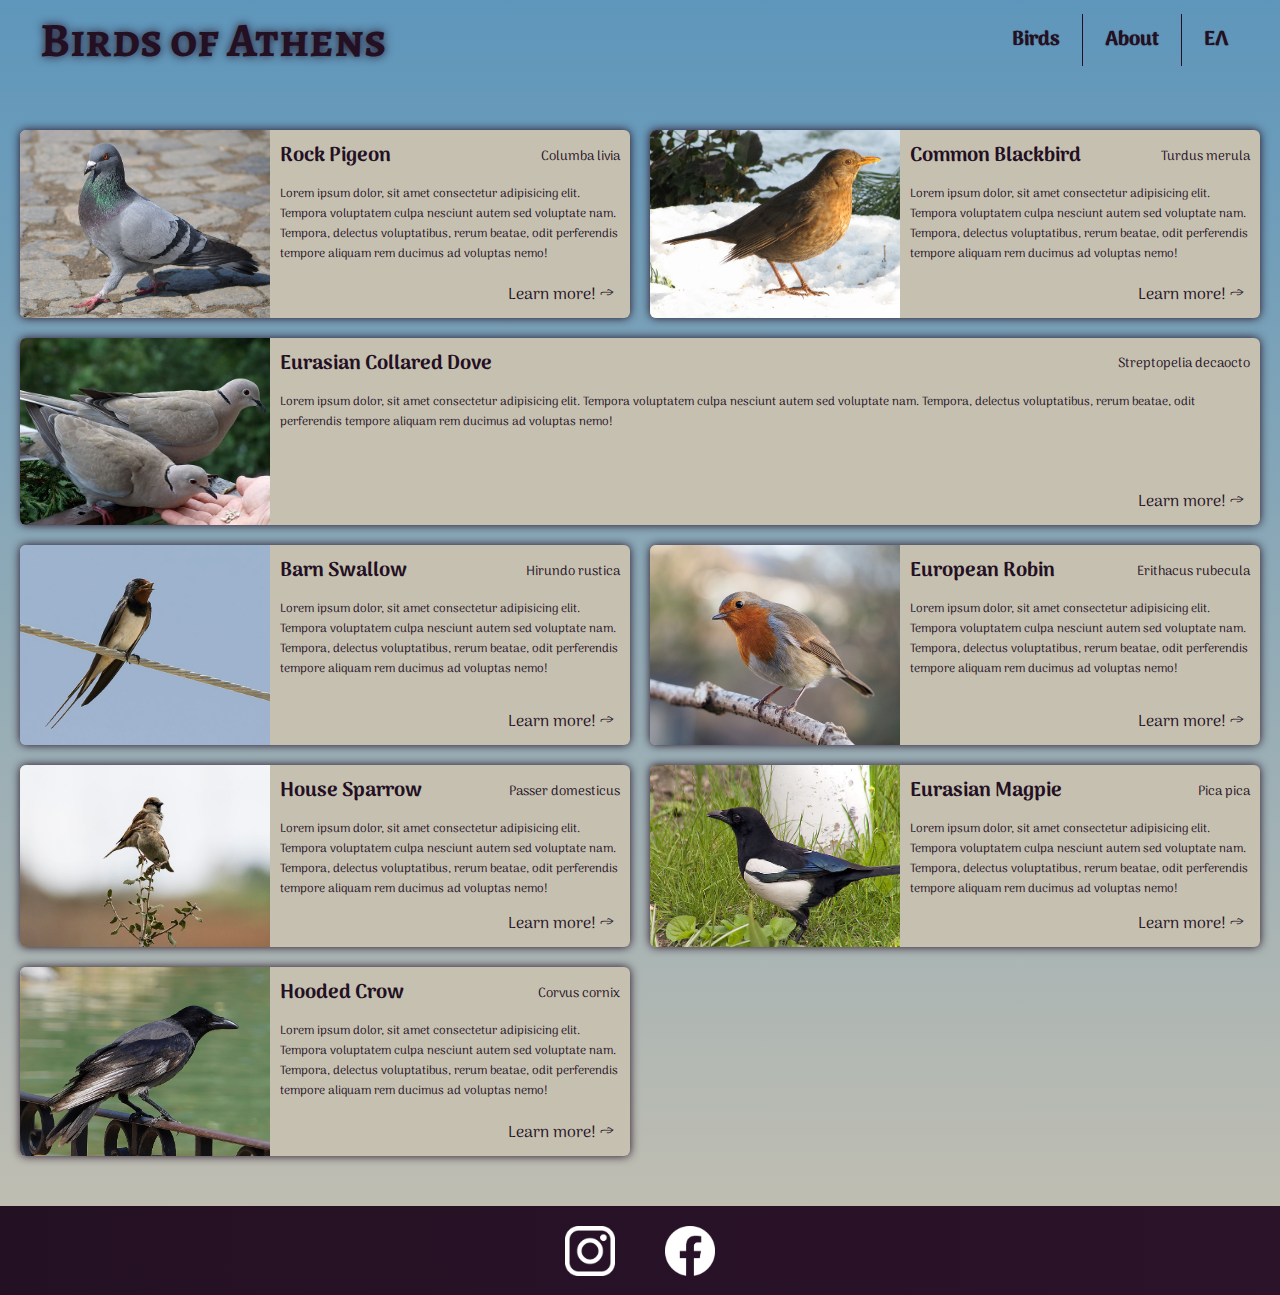
<file: birds.html>
<!DOCTYPE html>
<html lang="en">
  <head>
    <meta charset="UTF-8" />
    <title>Birds of Athens | Birds</title>
    <link rel="stylesheet" href="/styles/fonts-and-colors.css" />
    <link rel="stylesheet" href="/styles/shared.css" />
    <link rel="stylesheet" href="/styles/birds.css" />
    <!--fonts-->
    <link rel="preconnect" href="https://fonts.googleapis.com" />
    <link rel="preconnect" href="https://fonts.gstatic.com" crossorigin />
    <link
      href="https://fonts.googleapis.com/css2?family=Alegreya+SC:wght@400;700&family=Arima:wght@200;400;700&display=swap"
      rel="stylesheet"
    />
  </head>
  <body>
    <header>
      <div id="page-logo"><a href="/index.html">Birds of Athens</a></div>
      <nav>
        <ul>
          <li><a href="/birds.html">Birds</a></li>
          <li><a href="">About</a></li>
          <li><a href="/el/birds.html">ΕΛ</a></li>
        </ul>
      </nav>
      <a href="#side-drawer" class="menu-btn">
        <span></span>
        <span></span>
        <span></span>
      </a>
    </header>
    <aside id="side-drawer">
      <div id="side-drawer-btn">
        <a href="#main" class="menu-btn">
          <span></span>
          <span></span>
          <span></span>
        </a>
      </div>
      <nav>
        <ul>
          <li><a href="/birds.html">Birds</a></li>
          <li><a href="">About</a></li>
          <li><a href="/el/birds.html">ΕΛ</a></li>
        </ul>
      </nav>
    </aside>
    <main>
      <ul>
        <li>
          <img src="/resources/images/birds/pigeon.jpg" alt="" />
          <div class="item-content">
            <div>
              <div class="item-title">
                <h2>Rock Pigeon</h2>
                <sub>Columba livia</sub>
              </div>

              <p>
                Lorem ipsum dolor, sit amet consectetur adipisicing elit.
                Tempora voluptatem culpa nesciunt autem sed voluptate nam.
                Tempora, delectus voluptatibus, rerum beatae, odit perferendis
                tempore aliquam rem ducimus ad voluptas nemo!
              </p>
            </div>
            <div class="actions">
              <a href="https://en.wikipedia.org/wiki/">Learn more! &#x2192</a>
            </div>
          </div>
        </li>
        <li>
          <img id="blackbird-img"
            src="/resources/images/birds/blackbird-female.jpg"
            alt="female blackbird on snow"
          />
          <div class="item-content">
            <div>
              <div class="item-title">
                <h2>Common Blackbird</h2>
                <sub>Turdus merula</sub>
              </div>

              <p>
                Lorem ipsum dolor, sit amet consectetur adipisicing elit.
                Tempora voluptatem culpa nesciunt autem sed voluptate nam.
                Tempora, delectus voluptatibus, rerum beatae, odit perferendis
                tempore aliquam rem ducimus ad voluptas nemo!
              </p>
            </div>

            <div class="actions">
              <a href="https://en.wikipedia.org/wiki/">Learn more! &#x2192</a>
            </div>
          </div>
        </li>
        <li>
          <img
            src="/resources/images/birds/decaocto.jpg"
            alt="two eurasian collared doves being handfed"
          />
          <div class="item-content">
            <div>
              <div class="item-title">
                <h2>Eurasian Collared Dove</h2>
                <sub>Streptopelia decaocto</sub>
              </div>

              <p>
                Lorem ipsum dolor, sit amet consectetur adipisicing elit.
                Tempora voluptatem culpa nesciunt autem sed voluptate nam.
                Tempora, delectus voluptatibus, rerum beatae, odit perferendis
                tempore aliquam rem ducimus ad voluptas nemo!
              </p>
            </div>

            <div class="actions">
              <a href="https://en.wikipedia.org/wiki/">Learn more! &#x2192</a>
            </div>
          </div>
        </li>
        <li>
          <img
            src="/resources/images/birds/swallow.jpg"
            alt="barn swallow on cable"
          />
          <div class="item-content">
            <div>
              <div class="item-title">
                <h2>Barn Swallow</h2>
                <sub>Hirundo rustica</sub>
              </div>

              <p>
                Lorem ipsum dolor, sit amet consectetur adipisicing elit.
                Tempora voluptatem culpa nesciunt autem sed voluptate nam.
                Tempora, delectus voluptatibus, rerum beatae, odit perferendis
                tempore aliquam rem ducimus ad voluptas nemo!
              </p>
            </div>

            <div class="actions">
              <a href="https://en.wikipedia.org/wiki/">Learn more! &#x2192</a>
            </div>
          </div>
        </li>
        <li>
          <img
            src="/resources/images/birds/robin.jpg"
            alt="robin with cocked head on a branch"
          />
          <div class="item-content">
            <div>
              <div class="item-title">
                <h2>European Robin</h2>
                <sub>Erithacus rubecula</sub>
              </div>

              <p>
                Lorem ipsum dolor, sit amet consectetur adipisicing elit.
                Tempora voluptatem culpa nesciunt autem sed voluptate nam.
                Tempora, delectus voluptatibus, rerum beatae, odit perferendis
                tempore aliquam rem ducimus ad voluptas nemo!
              </p>
            </div>

            <div class="actions">
              <a href="https://en.wikipedia.org/wiki/">Learn more! &#x2192</a>
            </div>
          </div>
        </li>
        <li>
          <img
            src="/resources/images/birds/sparrow-couple.jpg"
            alt="a couple of sparrows on a branch"
          />
          <div class="item-content">
            <div>
              <div class="item-title">
                <h2>House Sparrow</h2>
                <sub>Passer domesticus </sub>
              </div>

              <p>
                Lorem ipsum dolor, sit amet consectetur adipisicing elit.
                Tempora voluptatem culpa nesciunt autem sed voluptate nam.
                Tempora, delectus voluptatibus, rerum beatae, odit perferendis
                tempore aliquam rem ducimus ad voluptas nemo!
              </p>
            </div>

            <div class="actions">
              <a href="https://en.wikipedia.org/wiki/">Learn more! &#x2192</a>
            </div>
          </div>
        </li>

        <li>
          <img
            src="/resources/images/birds/pica-pica.jpg"
            alt="magpie among grass"
          />
          <div class="item-content">
            <div>
              <div class="item-title">
                <h2>Eurasian Magpie</h2>
                <sub>Pica pica</sub>
              </div>

              <p>
                Lorem ipsum dolor, sit amet consectetur adipisicing elit.
                Tempora voluptatem culpa nesciunt autem sed voluptate nam.
                Tempora, delectus voluptatibus, rerum beatae, odit perferendis
                tempore aliquam rem ducimus ad voluptas nemo!
              </p>
            </div>

            <div class="actions">
              <a href="https://en.wikipedia.org/wiki/">Learn more! &#x2192</a>
            </div>
          </div>
        </li>
        <li>
          <img
            src="/resources/images/birds/hooded-crow.jpg"
            alt="hooded crow on metal rail"
          />
          <div class="item-content">
            <div>
              <div class="item-title">
                <h2>Hooded Crow</h2>
                <sub>Corvus cornix</sub>
              </div>

              <p>
                Lorem ipsum dolor, sit amet consectetur adipisicing elit.
                Tempora voluptatem culpa nesciunt autem sed voluptate nam.
                Tempora, delectus voluptatibus, rerum beatae, odit perferendis
                tempore aliquam rem ducimus ad voluptas nemo!
              </p>
            </div>

            <div class="actions">
              <a href="https://en.wikipedia.org/wiki/">Learn more! &#x2192</a>
            </div>
          </div>
        </li>
      </ul>
    </main>
    <footer>
      <ul>
        <li>
          <a href="https://www.instagram.com"
            ><img
              src="/resources/images/icons/insta.png"
              alt="white instagram logo"
          /></a>
        </li>
        <li>
          <a href="https://www.facebook.com"
            ><img
              src="/resources/images/icons/facebook.png"
              alt="white facebook logo"
          /></a>
        </li>
      </ul>
    </footer>
  </body>
</html>
</file>
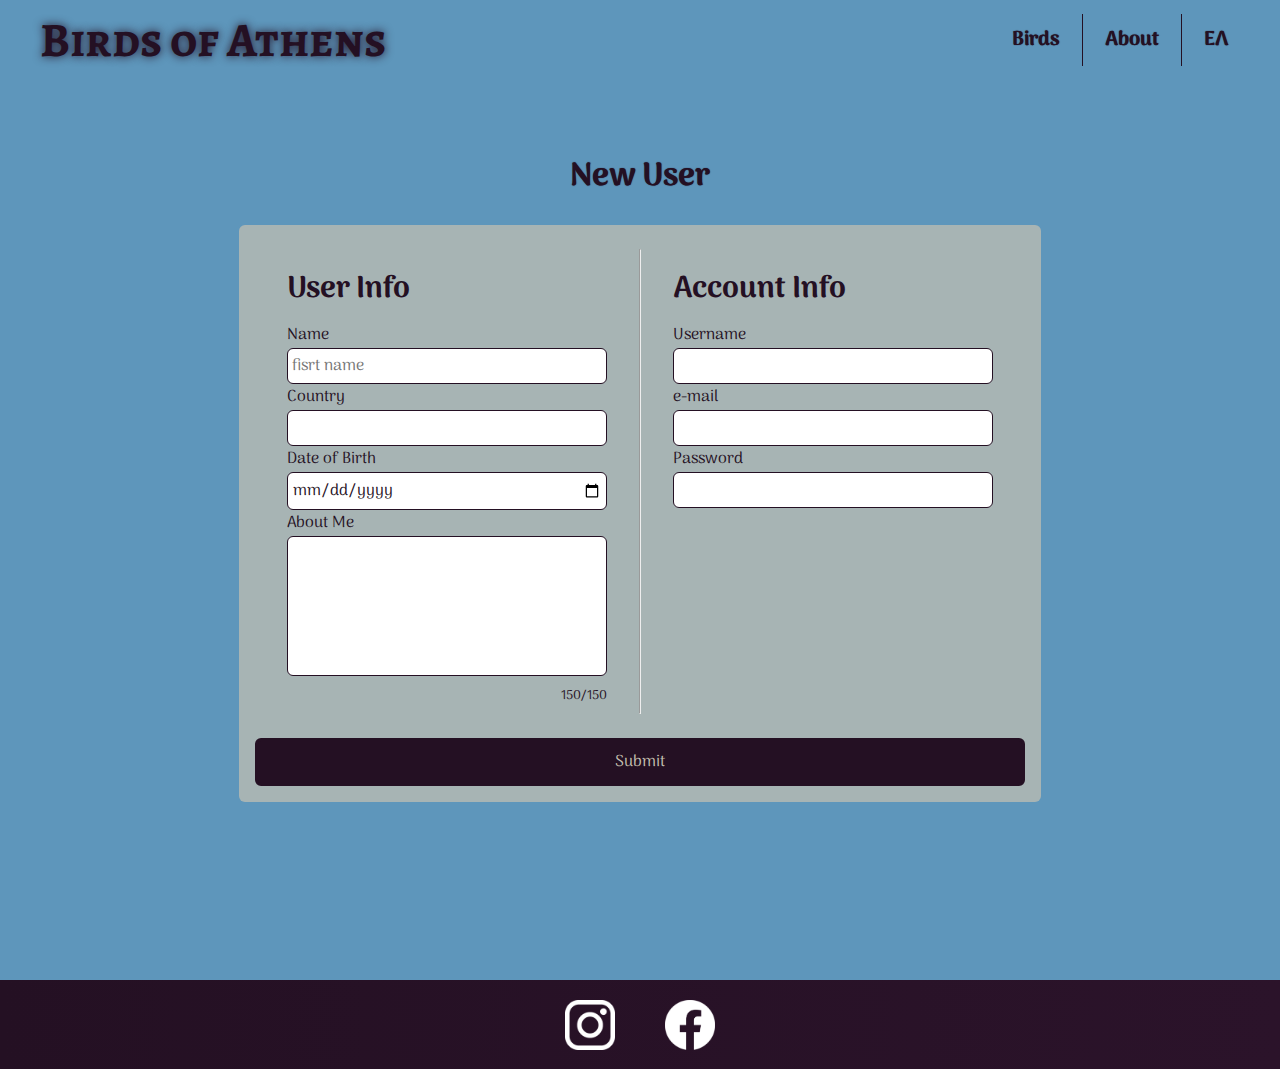
<file: register.html>
<!DOCTYPE html>
<html lang="en">
  <head>
    <meta charset="UTF-8" />
    <title>Birds of Athens | Register</title>
    <link
      rel="icon"
      type="image/x-icon"
      href="/resources/images/icons/favicon.ico"
    />
    <link rel="stylesheet" href="/styles/fonts-and-colors.css" />
    <link rel="stylesheet" href="/styles/shared.css" />
    <link rel="stylesheet" href="/styles/forms.css" />
    <!--fonts-->
    <link rel="preconnect" href="https://fonts.googleapis.com" />
    <link rel="preconnect" href="https://fonts.gstatic.com" crossorigin />
    <link
      href="https://fonts.googleapis.com/css2?family=Alegreya+SC:wght@400;700&family=Arima:wght@200;400;700&family=Noto+Serif+Display&display=swap"
      rel="stylesheet"
    />
    <script src="/scripts/register.js" defer></script>
  </head>
  <body>
    <header>
      <div id="page-logo"><a href="/index.html">Birds of Athens</a></div>
      <nav>
        <ul>
          <li><a href="/birds.html">Birds</a></li>
          <li><a href="">About</a></li>
          <li><a href="/el/index.html">ΕΛ</a></li>
        </ul>
      </nav>
      <a href="#side-drawer" class="menu-btn">
        <span></span>
        <span></span>
        <span></span>
      </a>
    </header>
    <aside id="side-drawer">
      <div id="side-drawer-btn">
        <a href="#main" class="menu-btn">
          <span></span>
          <span></span>
          <span></span>
        </a>
      </div>
      <nav>
        <ul>
          <li><a href="/birds.html">Birds</a></li>
          <li><a href="">About</a></li>
          <li><a href="/el/index.html">ΕΛ</a></li>
        </ul>
      </nav>
    </aside>
    <main id="main" style="min-height: 800px">
      <h1>New User</h1>
      <form action="/" method="POST">
        <div id="register-data">
          <section id="user-info">
            <h2>User Info</h2>
            <ul>
              <li>
                <label for="name">Name</label>
                <input type="text" id="name" placeholder="fisrt name" required/>
              </li>
              <li>
                <label for="country">Country</label>
                <input type="text" id="country"/>
              </li>
              <li>
                <label for="birthday">Date of Birth</label>
                <input type="date" id="birthday" max="2004-12-31" required/>
              </li>
              <li>
                <label for="about-me">About Me</label>
                <textarea name="aboutme" id="about-me" rows="5" maxlength="150"></textarea>
                <p><span id="remaining-chars">150</span>/150</p>
              </li>
            </ul>
          </section>
          <hr />
          <section id="account-info">
            <h2>Account Info</h2>
            <ul>
              <li>
                <label for="username">Username</label>
                <input type="text" id="username" required/>
              </li>
              <li>
                <label for="email">e-mail</label>
                <input type="email" id="email" required/>
              </li>
              <li>
                <label for="password">Password</label>
                <input type="password" id="password" minlength="7" required/>
              </li>
            </ul>
          </section>
        </div>
        <div>
          <button>Submit</button>
        </div>
      </form>
    </main>
    <footer>
      <ul>
        <li>
          <a href="https://www.instagram.com"
            ><img
              src="/resources/images/icons/insta.png"
              alt="white instagram logo"
          /></a>
        </li>
        <li>
          <a href="https://www.facebook.com"
            ><img
              src="/resources/images/icons/facebook.png"
              alt="white facebook logo"
          /></a>
        </li>
      </ul>
    </footer>
  </body>
</html>
</file>
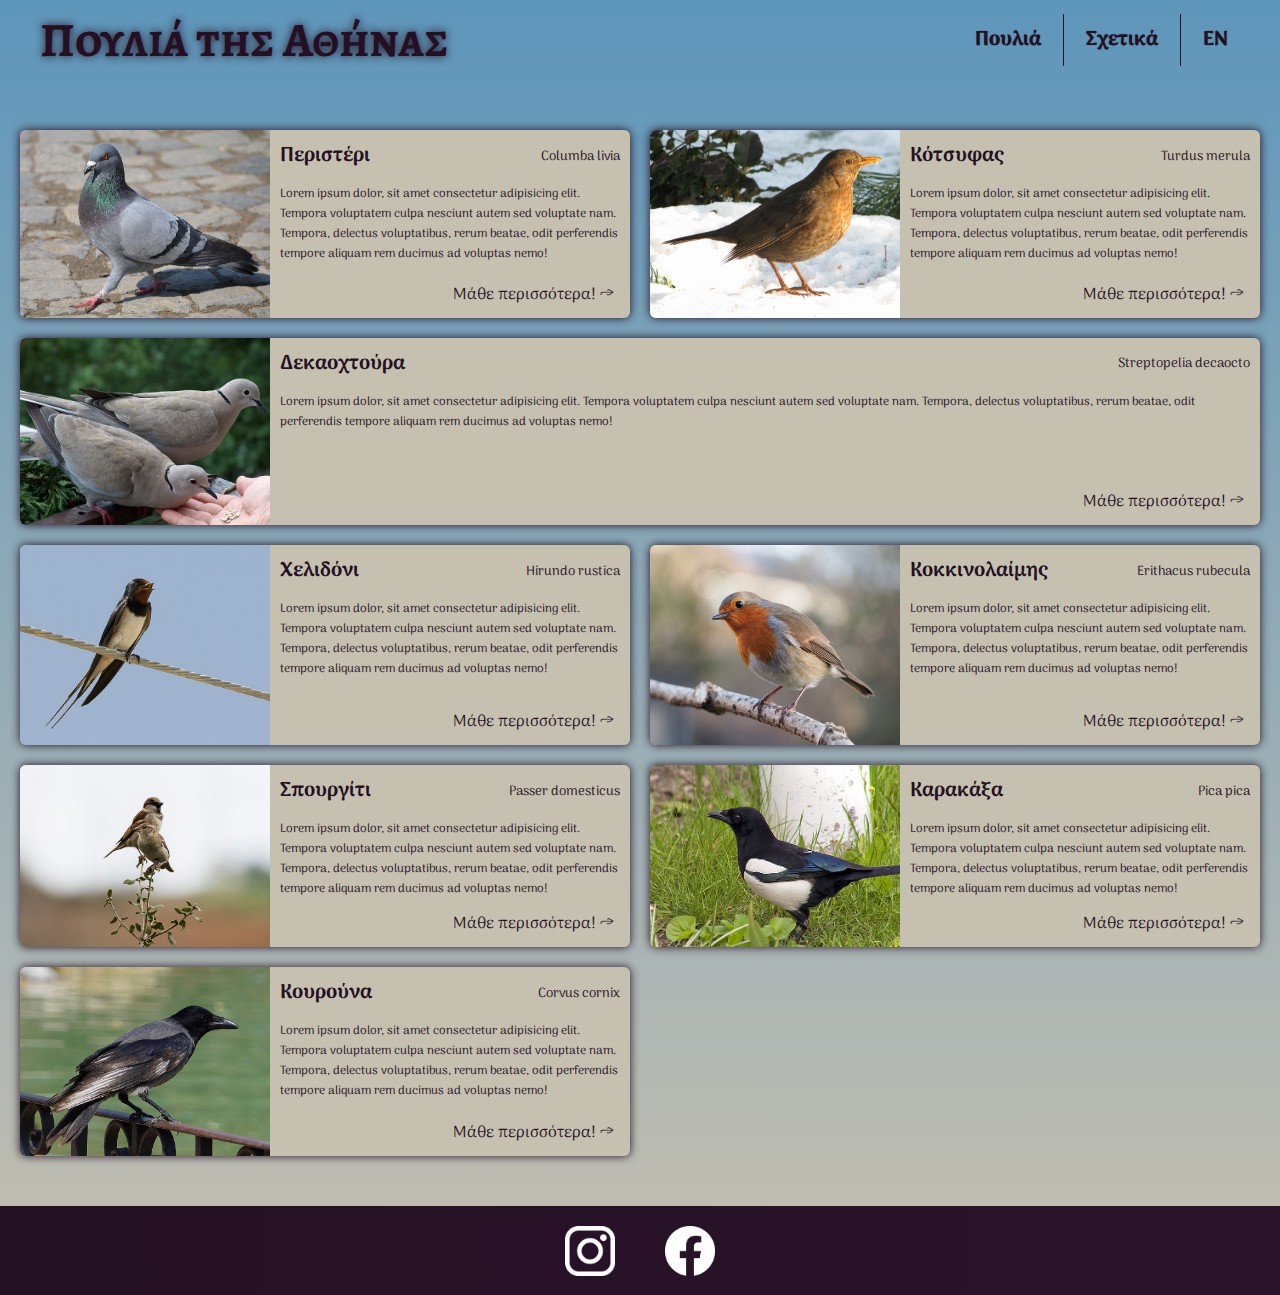
<file: el/birds.html>
<!DOCTYPE html>
<html lang="en">
  <head>
    <meta charset="UTF-8" />
    <title>Birds of Athens</title>
    <link rel="stylesheet" href="/styles/fonts-and-colors.css" />
    <link rel="stylesheet" href="/styles/shared.css" />
    <link rel="stylesheet" href="/styles/birds.css" />
    <!--fonts-->
    <link rel="preconnect" href="https://fonts.googleapis.com" />
    <link rel="preconnect" href="https://fonts.gstatic.com" crossorigin />
    <link
      href="https://fonts.googleapis.com/css2?family=Alegreya+SC:wght@400;700&family=Arima:wght@200;400;700&display=swap"
      rel="stylesheet"
    />
  </head>
  <body>
    <header>
      <div id="page-logo"><a href="/el/index.html">Πουλιά της Αθήνας</a></div>
      <nav>
        <ul>
          <li><a href="/el/birds.html">Πουλιά</a></li>
          <li><a href="">Σχετικά</a></li>
          <li><a href="/birds.html">EN</a></li>
        </ul>
      </nav>
      <a href="#side-drawer" class="menu-btn">
        <span></span>
        <span></span>
        <span></span>
      </a>
    </header>
    <aside id="side-drawer">
      <div id="side-drawer-btn">
        <a href="#main" class="menu-btn">
          <span></span>
          <span></span>
          <span></span>
        </a>
      </div>
      <nav>
        <ul>
          <li><a href="/el/birds.html">Πουλιά</a></li>
          <li><a href="">Σχετικά</a></li>
          <li><a href="/birds.html">EN</a></li>
        </ul>
      </nav>
    </aside>
    <main>
      <ul>
        <li>
          <img src="/resources/images/birds/pigeon.jpg" alt="" />
          <div class="item-content">
            <div>
              <div class="item-title">
                <h2>Περιστέρι</h2>
                <sub>Columba livia</sub>
              </div>

              <p>
                Lorem ipsum dolor, sit amet consectetur adipisicing elit.
                Tempora voluptatem culpa nesciunt autem sed voluptate nam.
                Tempora, delectus voluptatibus, rerum beatae, odit perferendis
                tempore aliquam rem ducimus ad voluptas nemo!
              </p>
            </div>
            <div class="actions">
              <a href="https://en.wikipedia.org/wiki/">Μάθε περισσότερα! &#x2192</a>
            </div>
          </div>
        </li>
        <li>
          <img
            src="/resources/images/birds/blackbird-female.jpg"
            alt="female blackbird on snow"
          />
          <div class="item-content">
            <div>
              <div class="item-title">
                <h2>Κότσυφας</h2>
                <sub>Turdus merula</sub>
              </div>

              <p>
                Lorem ipsum dolor, sit amet consectetur adipisicing elit.
                Tempora voluptatem culpa nesciunt autem sed voluptate nam.
                Tempora, delectus voluptatibus, rerum beatae, odit perferendis
                tempore aliquam rem ducimus ad voluptas nemo!
              </p>
            </div>

            <div class="actions">
              <a href="https://en.wikipedia.org/wiki/">Μάθε περισσότερα! &#x2192</a>
            </div>
          </div>
        </li>
        <li>
          <img
            src="/resources/images/birds/decaocto.jpg"
            alt="two eurasian collared doves being handfed"
          />
          <div class="item-content">
            <div>
              <div class="item-title">
                <h2>Δεκαοχτούρα</h2>
                <sub>Streptopelia decaocto</sub>
              </div>

              <p>
                Lorem ipsum dolor, sit amet consectetur adipisicing elit.
                Tempora voluptatem culpa nesciunt autem sed voluptate nam.
                Tempora, delectus voluptatibus, rerum beatae, odit perferendis
                tempore aliquam rem ducimus ad voluptas nemo!
              </p>
            </div>

            <div class="actions">
              <a href="https://en.wikipedia.org/wiki/">Μάθε περισσότερα! &#x2192</a>
            </div>
          </div>
        </li>
        <li>
          <img
            src="/resources/images/birds/swallow.jpg"
            alt="barn swallow on cable"
          />
          <div class="item-content">
            <div>
              <div class="item-title">
                <h2>Χελιδόνι</h2>
                <sub>Hirundo rustica</sub>
              </div>

              <p>
                Lorem ipsum dolor, sit amet consectetur adipisicing elit.
                Tempora voluptatem culpa nesciunt autem sed voluptate nam.
                Tempora, delectus voluptatibus, rerum beatae, odit perferendis
                tempore aliquam rem ducimus ad voluptas nemo!
              </p>
            </div>

            <div class="actions">
              <a href="https://en.wikipedia.org/wiki/">Μάθε περισσότερα! &#x2192</a>
            </div>
          </div>
        </li>
        <li>
          <img
            src="/resources/images/birds/robin.jpg"
            alt="robin with cocked head on a branch"
          />
          <div class="item-content">
            <div>
              <div class="item-title">
                <h2>Κοκκινολαίμης</h2>
                <sub>Erithacus rubecula</sub>
              </div>

              <p>
                Lorem ipsum dolor, sit amet consectetur adipisicing elit.
                Tempora voluptatem culpa nesciunt autem sed voluptate nam.
                Tempora, delectus voluptatibus, rerum beatae, odit perferendis
                tempore aliquam rem ducimus ad voluptas nemo!
              </p>
            </div>

            <div class="actions">
              <a href="https://en.wikipedia.org/wiki/">Μάθε περισσότερα! &#x2192</a>
            </div>
          </div>
        </li>
        <li>
          <img
            src="/resources/images/birds/sparrow-couple.jpg"
            alt="a couple of sparrows on a branch"
          />
          <div class="item-content">
            <div>
              <div class="item-title">
                <h2>Σπουργίτι</h2>
                <sub>Passer domesticus </sub>
              </div>

              <p>
                Lorem ipsum dolor, sit amet consectetur adipisicing elit.
                Tempora voluptatem culpa nesciunt autem sed voluptate nam.
                Tempora, delectus voluptatibus, rerum beatae, odit perferendis
                tempore aliquam rem ducimus ad voluptas nemo!
              </p>
            </div>

            <div class="actions">
              <a href="https://en.wikipedia.org/wiki/">Μάθε περισσότερα! &#x2192</a>
            </div>
          </div>
        </li>

        <li>
          <img
            src="/resources/images/birds/pica-pica.jpg"
            alt="magpie among grass"
          />
          <div class="item-content">
            <div>
              <div class="item-title">
                <h2>Καρακάξα</h2>
                <sub>Pica pica</sub>
              </div>

              <p>
                Lorem ipsum dolor, sit amet consectetur adipisicing elit.
                Tempora voluptatem culpa nesciunt autem sed voluptate nam.
                Tempora, delectus voluptatibus, rerum beatae, odit perferendis
                tempore aliquam rem ducimus ad voluptas nemo!
              </p>
            </div>

            <div class="actions">
              <a href="https://en.wikipedia.org/wiki/">Μάθε περισσότερα! &#x2192</a>
            </div>
          </div>
        </li>
        <li>
          <img
            src="/resources/images/birds/hooded-crow.jpg"
            alt="hooded crow on metal rail"
          />
          <div class="item-content">
            <div>
              <div class="item-title">
                <h2>Κουρούνα</h2>
                <sub>Corvus cornix</sub>
              </div>

              <p>
                Lorem ipsum dolor, sit amet consectetur adipisicing elit.
                Tempora voluptatem culpa nesciunt autem sed voluptate nam.
                Tempora, delectus voluptatibus, rerum beatae, odit perferendis
                tempore aliquam rem ducimus ad voluptas nemo!
              </p>
            </div>

            <div class="actions">
              <a href="https://en.wikipedia.org/wiki/">Μάθε περισσότερα! &#x2192</a>
            </div>
          </div>
        </li>
      </ul>
    </main>
    <footer>
      <ul>
        <li>
          <a href="https://www.instagram.com"
            ><img
              src="/resources/images/icons/insta.png"
              alt="white instagram logo"
          /></a>
        </li>
        <li>
          <a href="https://www.facebook.com"
            ><img
              src="/resources/images/icons/facebook.png"
              alt="white facebook logo"
          /></a>
        </li>
      </ul>
    </footer>
  </body>
</html>
</file>
<file: styles/fonts-and-colors.css>
:root {
    --main-color:  #5e96bb; /*air superiority blue*/
    --secondary-color: #c6c0b1; /*dun*/
    --secondary-color-rgb: 198, 192, 177;
    --accent-color: #241023; /*dark-purple*/
    --accent-color-lighter: #2b132a;
    --black-olive: #1d271e;
    --black-olive-rgb: 29, 39, 30;
}

body {
    font-family: 'Arima', cursive;
    background-color: var(--main-color);
}

a {
    text-decoration: none;
    color: var(--accent-color);
}

nav a:hover,  .menu-btn:hover{
    background-color: hwb(0 100% 0% / 0.626);
}

sub {
    color: var(--accent-color);
}
</file>
<file: styles/shared.css>
body {
    margin: 0;
}

header {
    display: flex;
    justify-content: space-between;
    align-items: center;
    padding: 15px 30px;
    position:absolute;
    top:0;
    width:100%;
    height: 5rem;
    box-sizing: border-box;
}

nav a {
    font-size: 1.25rem;
    font-weight: bold;
    padding: 5px 12px 0;
    text-shadow: 0 0 1px var(--accent-color);
}

nav a:hover,  .menu-btn:hover{
    border-radius: 5px;
    box-shadow: 0 0 2px var(--secondary-color);
}

#side-drawer{
    display: none;
}

ul {
    list-style: none;
}

header nav ul {
    margin: 0;
    padding: 0;
    display: flex;
    justify-content: flex-end;
    align-items: center;
    font-size: 20px;
}

nav li {
    padding: 10px;
}

header nav li+li {
    border-left: 1px solid var(--accent-color);
}

h2 {
    text-align: center;
    font-size: 30px;
    padding-top: 25px;
    margin-top: 0;
}

#page-logo a {
    padding: 10px;
    font-weight: 700;
    color: var(--accent-color);
    font-size: 3rem;
    font-family: 'Alegreya SC', serif;
    text-shadow: 0px 0px 10px var(--accent-color);
}

footer {
    background:linear-gradient(90deg, var(--accent-color), var(--accent-color-lighter));
}

footer ul {
    display: flex;
    justify-content: center;
    padding: 20px 5px 10px;
    margin: 0;
}

footer li {
    padding: 0 25px;
}

footer img {
    width: 50px;
    height: 50px;
}

.menu-btn {
    display: none;
    width: 3rem;
    height: 3rem;
}

.menu-btn span {
    width:100%; 
    height: 3px;
    background-color: var(--accent-color);
}

@media only screen and (max-width: 800px) {
    #page-logo a {
        font-size: 2rem;
    }

    header nav ul {
        display: none;
    }

    h2 {
        font-size: 1.5rem;
    }

    .menu-btn {
        display: flex;
        flex-direction: column;
        justify-content: space-around;
    }

    #side-drawer:target {
        display:block;
        width: 100%;
        height: 100%;
        background-color: var(--accent-color);
        z-index: 2;
        position: fixed;
        top:0;
        left:0;
    }

    #side-drawer:target ul{
        color: var(--secondary-color);
        display: flex;
        flex-direction: column;
        align-items: center;
        padding-left: 0;
    }
    
    #side-drawer:target a {
        z-index: 3;
        color: var(--secondary-color);
    }
    
    #side-drawer:target a span{
        background-color: var(--secondary-color);
    }

    #side-drawer:target div {
        display: flex;
        padding: 15px 30px;
        justify-content: flex-end;
    }
}
</file>
<file: styles/birds.css>
body {
  background: linear-gradient(180deg, var(--main-color), var(--secondary-color));
    color: var(--accent-color);
}

header {
  position: static;
}

main {
  height: fit-content;
  /* background: linear-gradient(180deg, #5e96bb, #a4d8fb); */
  padding: 50px 20px 0;
}

img {
  width: 250px;
  height: 100%;
  object-fit: cover;
}

#blackbird-img {
  object-position: 80% 0;
}

h2 {
  text-align: start;
  font-size: 20px;
  padding: 0;
  margin: 0;
}

main ul {
  /* width: 1200px; */
  margin: 0 auto 50px;
  display: grid;
  grid-template-columns: 1fr 1fr;
  gap: 20px 20px;
  padding:0;
}

main li {
  display: flex;
  background-color: var(--secondary-color);
  box-shadow: 0 0 10px var(--accent-color);
  border-radius: 6px;
  overflow: hidden;
  min-width: 300px;
}

li:nth-of-type(3) {
    /* grid-column: 1 / 3; */
    grid-column: 1 / span 2;
}

main p {
  font-size: 12px;
}

.item-content {
  padding: 10px;
  display: flex;
  flex-direction: column;
  justify-content: space-between;
}

.item-title {
  display: flex;
  justify-content: space-between;
  align-items: center;
}

.actions {
    text-align: right;
}

.actions a {
    text-decoration: none;
    padding: 6px;
    color: var(--accent-color);
    border-radius: 3px;
}

.actions a:hover {
    background-color: var(--accent-color);
    color: var(--secondary-color);
}

@media (max-width: 900px) {

  main ul {
    grid-template-columns: 100%;
  }
  
  main li {
    flex-direction: column;
    align-items: stretch;
    /* min-width:unset; */
  }

  li:nth-of-type(3) {
    /* grid-column: 1 / 3; */
    grid-column: 1;
  }

  img {
    width: 100%;
    height: 18rem;
    object-position: 0 20%;
  }
}

@media (max-width: 400px) {
  .item-title {
    align-items: flex-start;
    flex-direction: column;
  }
}
</file>
<file: styles/forms.css>
header {
    position: static;
  }

main {
    min-height: 800px;
    padding: 50px;
}

h1 {
    color: var(--accent-color);
    text-shadow: 0 0 1px var(--accent-color);
    text-align: center;
}

h2 {
    text-align: left;
    margin: 0.5rem 0;
    padding: 0;
}

form, #answer {
    width: fit-content;
    margin: 1rem auto;
    background-color: rgba(var(--secondary-color-rgb), 0.7);
    color: var(--accent-color);
    padding: 1rem;
    border-radius: 6px;
}

#answer {
    text-align: center;
}

ul {
    list-style: none;
    padding: 0;
    margin: 0;
}

li p {
    margin: 0;
    text-align: right;
    font-size: 0.8rem;
    color: inherit;
}

label {
    margin-bottom: 0.5rem;
}

input, select, textarea {
    width: 100%;
    box-sizing: border-box;
    font: inherit;
    border: 1px solid var(--accent-color);
    border-radius: 6px;
    padding: 0.25rem;
    color: var(--accent-color)
}

input:focus,  input:hover, textarea:focus, textarea:hover{
    background-color: rgba(var(--secondary-color-rgb), 0.3);
}

textarea {
    resize: none;
}

button {
font:  inherit;
width: 100%;
margin-top: 1rem;
background-color: var(--accent-color);
color: var(--secondary-color);
border: 3px solid var(--accent-color);
padding: 0.5rem 1.5rem;
border-radius: 6px;
cursor: pointer;
}

button:hover {
    box-shadow: inset 0 0 0 1000px rgba(0,0,0,.2);
}

.form-control-inline {
    display: flex;
    flex-direction: row-reverse;
    align-items: baseline;
    justify-content: flex-end;
}

.form-control-inline input {
    width: auto;
}

#register-data {
    display: flex;
    flex-direction: row;
}

 #register-data section {
    width: 20rem;
    padding: 1rem 2rem;
}

#remaining-chars.warning {
    color: orange;
}

#guessing-game {
    display: grid;
    grid-template-columns: 1fr 3fr;
    gap: 20px;
    justify-items: right;
}

img {
    width: 20rem;
    height: 15rem;
    object-fit: cover;
}

@media screen and (max-width: 800px) {
    #register-data {
        display: unset;
    }

    #guessing-game {
        display: unset;
    }

    #answer {
        width:fit-content;
        margin: 1rem auto;
    }
}
</file>
